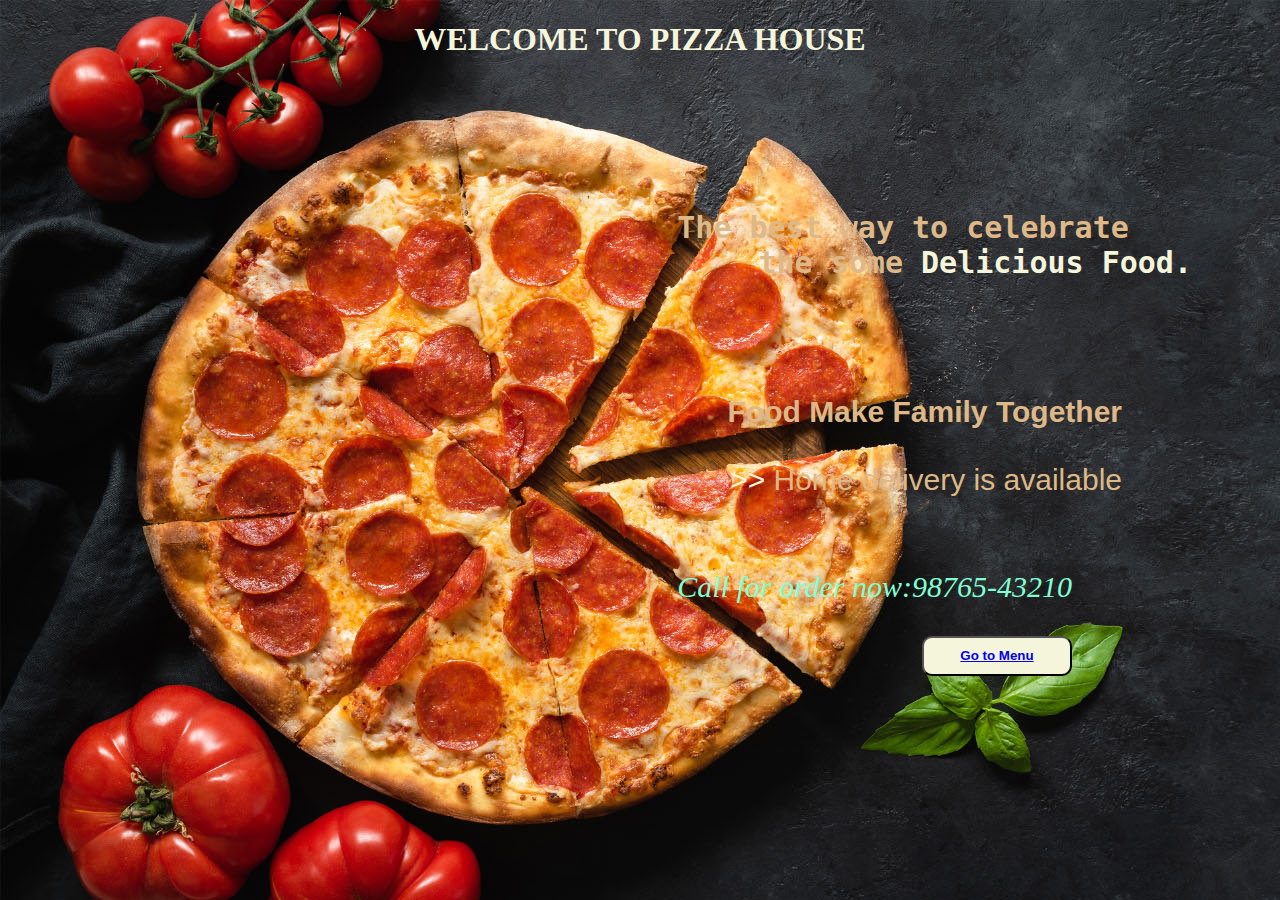
<file: index.html>
<!Doctype html>
<html>
<head>
	<title>
		The pizza house
	</title>

	<link rel="stylesheet" href="home.css">
</head>

<body >
	<center>
	
	<h1>
		WELCOME TO PIZZA HOUSE
	</h1>

	<h2>
		<pre><b>The best way to celebrate
	the some <span style="color:beige">Delicious Food.</span>
		</b></pre>
	</h2>

	<pre>
		<p><b> Food Make Family Together</b>

	  <span style="color:beige"> >></span> Home delivery is available</p>
	</pre>

	<p1 style="float :right"><cite>Call for order now:98765-43210</cite></p1><br><br>

	<button style="float :right"><a href="menu.html"><b>Go to Menu</b></a></button>
	</center>
	
</body>

</html>
</file>
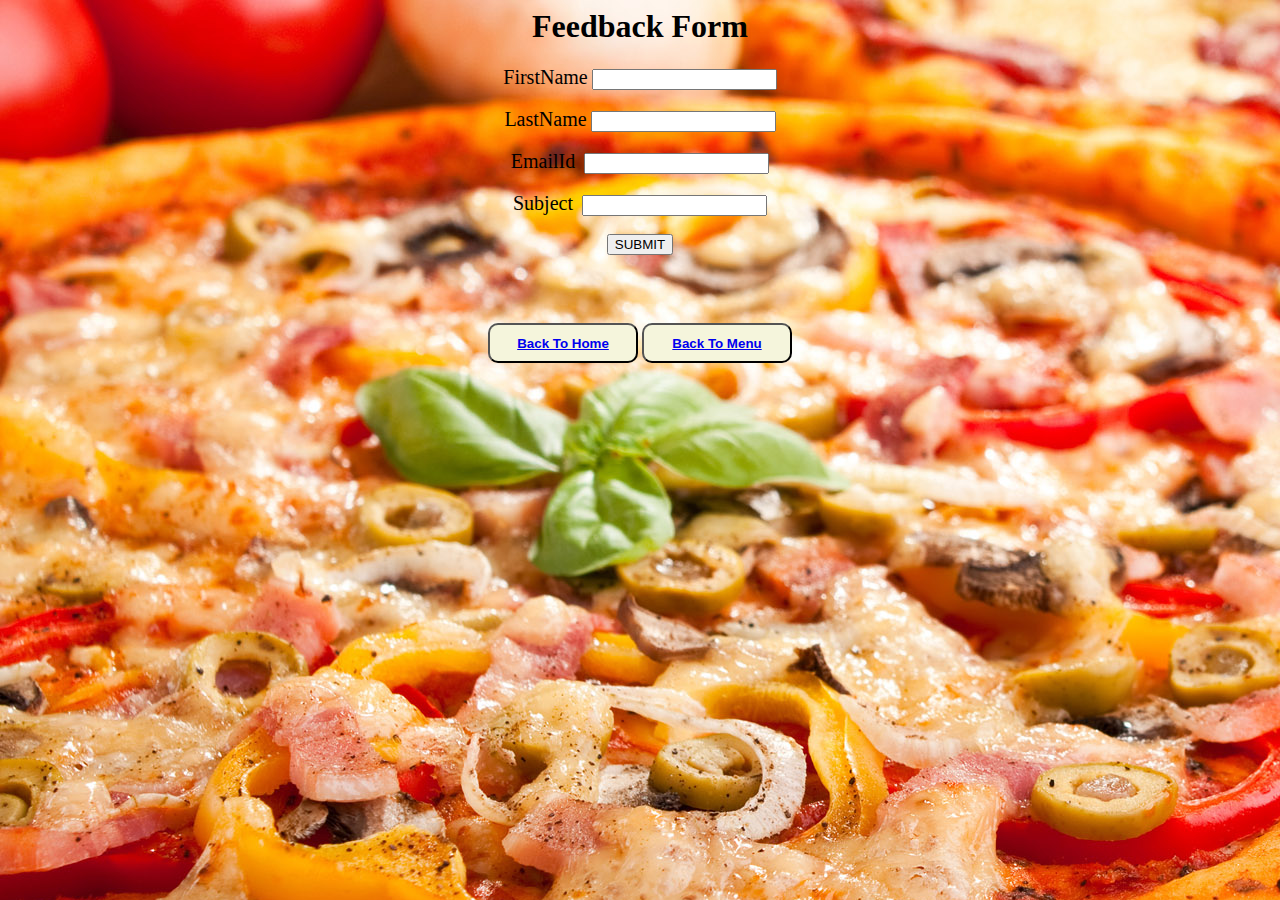
<file: feedback.html>
<html>
	<head>
		<title>Feedback form</title>
		<link rel="stylesheet"  href="feedback.css">
		<script>
				function validation(){
			
				var FirstName = document.getElementById('FirstName');
				var LastName = document.getElementById('LastName');
				var EmailId = document.getElementById('EmailId');
				var Subject = document.getElementById('Subject');
				
				
				
					if(FirstName.value == ''){
						alert("please enter FirstName");
						return;
					}
					if(LastName.value == ''){
						alert("please enter LastName");
						return;
					}
					if(EmailId.value == ''){
						alert("please enter EmailId");
						return;
					}
					if(Subject.value == ''){
						alert("please enter Subject");
						return;
					}
				}
		</script>
	</head>
	<body>
		<center>
			
			<h1>Feedback Form</h1>
					<label>FirstName</label>
					<input type='text' onclick="validation('FirstName')" id='FirstName'/><br><br>
						
					<label>LastName</label>
					<input type="text" onclick="validation('LastName')" id='LastName'/><br><br>

					<label>EmailId&nbsp</label>
					<input type="text" onclick="validation('EmailId')" id='EmailId'/><br><br>

					<label>Subject&nbsp</label>
					<input type="text" class="message-box" onclick="validation('Subject')" id='Subject'/><br><br>
						
					<input type="button"  id="SUBMIT" value="SUBMIT"/><br><br>

					<button style="background-color:beige;margin-top:50px">
						<a href="index.html"><b>Back To Home</b></a>
					</button>
					<button style="background-color:beige;margin-top:50px">
						<a href="menu.html"><b>Back To Menu</b></a>
					</button>
				
		</center>
	</body>

</html>
</file>
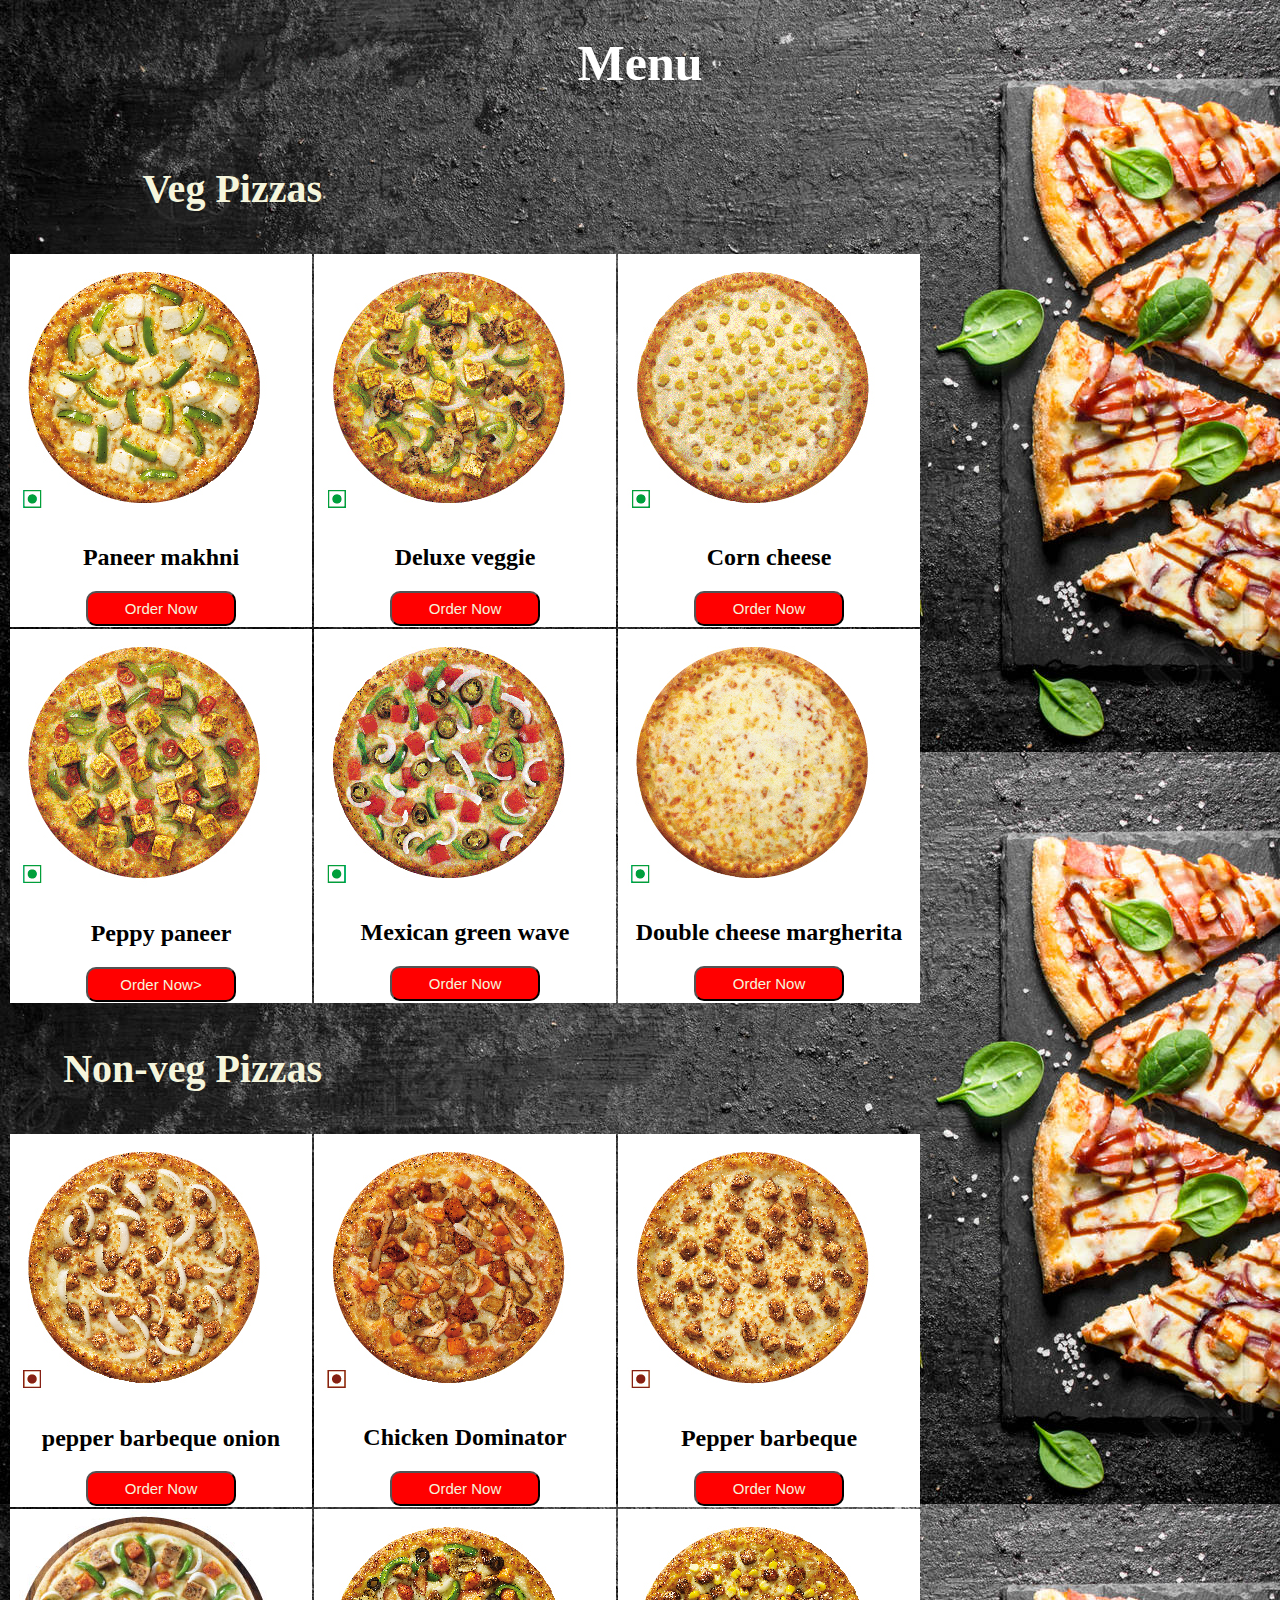
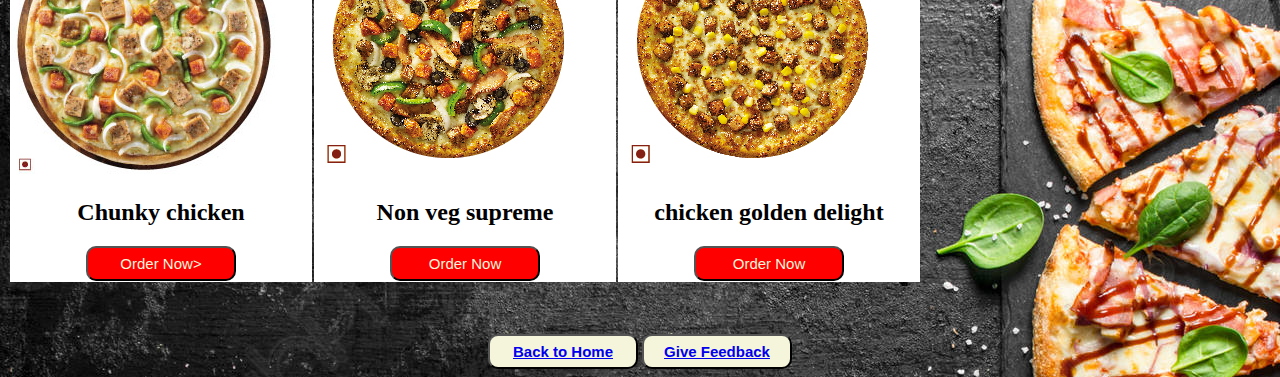
<file: menu.html>
<!Doctype html>
<html>
<head>
	<title>
		The pizza house
	</title>
	
	<link rel="stylesheet" href="menu.css">
</head>

<body style="background-image:url('restaurant background.jpg')">
	<h1><center>Menu</center></h1>
	<h3>Veg Pizzas</h3>
<table>
		<tr style='background-color:white'>
			<td>
				<img src="PaneerMakhni.jpg" />
				<h2><center>Paneer makhni</center></h2>
				<center><button>Order Now</button></center>
			</td>
					
			<td>
				<img src="DeluxeVeggie.jpg" />
				<h2><center>Deluxe veggie</center></h2>
				<center><button>Order Now</button></center>
			</td>
			<td>
				<img src="cornandcheese.jpg"/>
				<h2><center>Corn cheese</center></h2>
				<center><button>Order Now</button></center>
			</td>
				
		</tr>
		<tr  style='background-color:white'>
			<td>
				<img src="PeppyPaneer.jpg"/>
				<h2><center>Peppy paneer</center></h2>
				<center><button>Order Now></button></center>

			</td>
			<td>
				<img src="MexicanGreenWave.jpg" />
				<h2><center>Mexican green wave</center></h2>
				<center><button>Order Now</button></center>
			</td>
			<td>
				<img src="DoubleCheeseMargherita.jpg" />
				<h2><center>Double cheese margherita</center></h2>
				<center><button>Order Now</button></center>
			</td>
					
		</tr>
				
</table>

	<h3>Non-veg Pizzas</h3>	
<table>
		<tr style='background-color:white'>
			<td>
				<img src="PepperBarbequeOnion.jpg" />
				<h2><center>pepper barbeque onion</center></h2>
				<center><button>Order Now</button></center>
			</td>
					
			<td>
				<img src="Dominator.jpg" />
				<h2><center>Chicken Dominator</center></h2>
				<center><button>Order Now</button></center>
			</td>
			<td>
				<img src="PepperBarbeque.jpg"/>
				<h2><center>Pepper barbeque</center></h2>
				<center><button>Order Now</button></center>
			</td>
				
		</tr>
		<tr  style='background-color:white'>
			<td>
				<img src="chunky-chicken.png"/>
				<h2><center>Chunky chicken</center></h2>
				<center><button>Order Now></button></center>

			</td>
			<td>
				<img src="NonVegSupreme.jpg" />
				<h2><center>Non veg supreme</center></h2>
				<center><button>Order Now</button></center>
			</td>
			<td>
				<img src="ChickenGoldenDelight.jpg" />
				<h2><center>chicken golden delight</center></h2>
				<center><button>Order Now</button></center>
			</td>
					
		</tr>
				
</table>
<center>
<button style="background-color:beige;margin-top:50px">
		<a href="index.html"><b>Back to Home</b></a>
</button>
<button style="background-color:beige;margin-top:50px">
		<a href="feedback.html"><b>Give Feedback</b></a>
</button>
</center>
</body>

</html>
</file>
<file: home.css>
body
{
background-image:url('pizza.jpg');
}

h1
{
text-align:center;
color:beige;
font-family:pressure;
}

h2
{
font-size:30px; 
color:burlywood;
float:right;
margin-right:80px;
margin-top:100px;
}

p
{
font-family:sans-serif;
color: burlywood;
font-size:30px;
margin-top:300px;
margin-right:150px;
text-align:right;
}

p1
{
color:aquamarine;
font-size:30px;
margin-right:200px;
}

 
button
{
height:40px;
width:150px;
border-radius:10px;
background-color:beige;
margin-right:200px;
margin-top:30px;
}
</file>
<file: feedback.css>
body
{
background-image:url('pizzacheese.jpg');
}

label
{
font-size:20px;
}
button
{
height:40px;
width:150px;
border-radius:10px;
background-color:beige;
margin-top:30px;
}
</file>
<file: menu.css>
h1
{
font-size:50px;
color:white;
}
h3
{
font-size:40px;
color:beige;
float:right;
margin-right:950px;
}

button
{
color:beige;
background-color:red;
font-size:15px;
height:35px;
width:150px;
border-radius:10px;
}

td
{
width:300px;
}
th{
font-size:40px;
color:beige;
}
</file>
